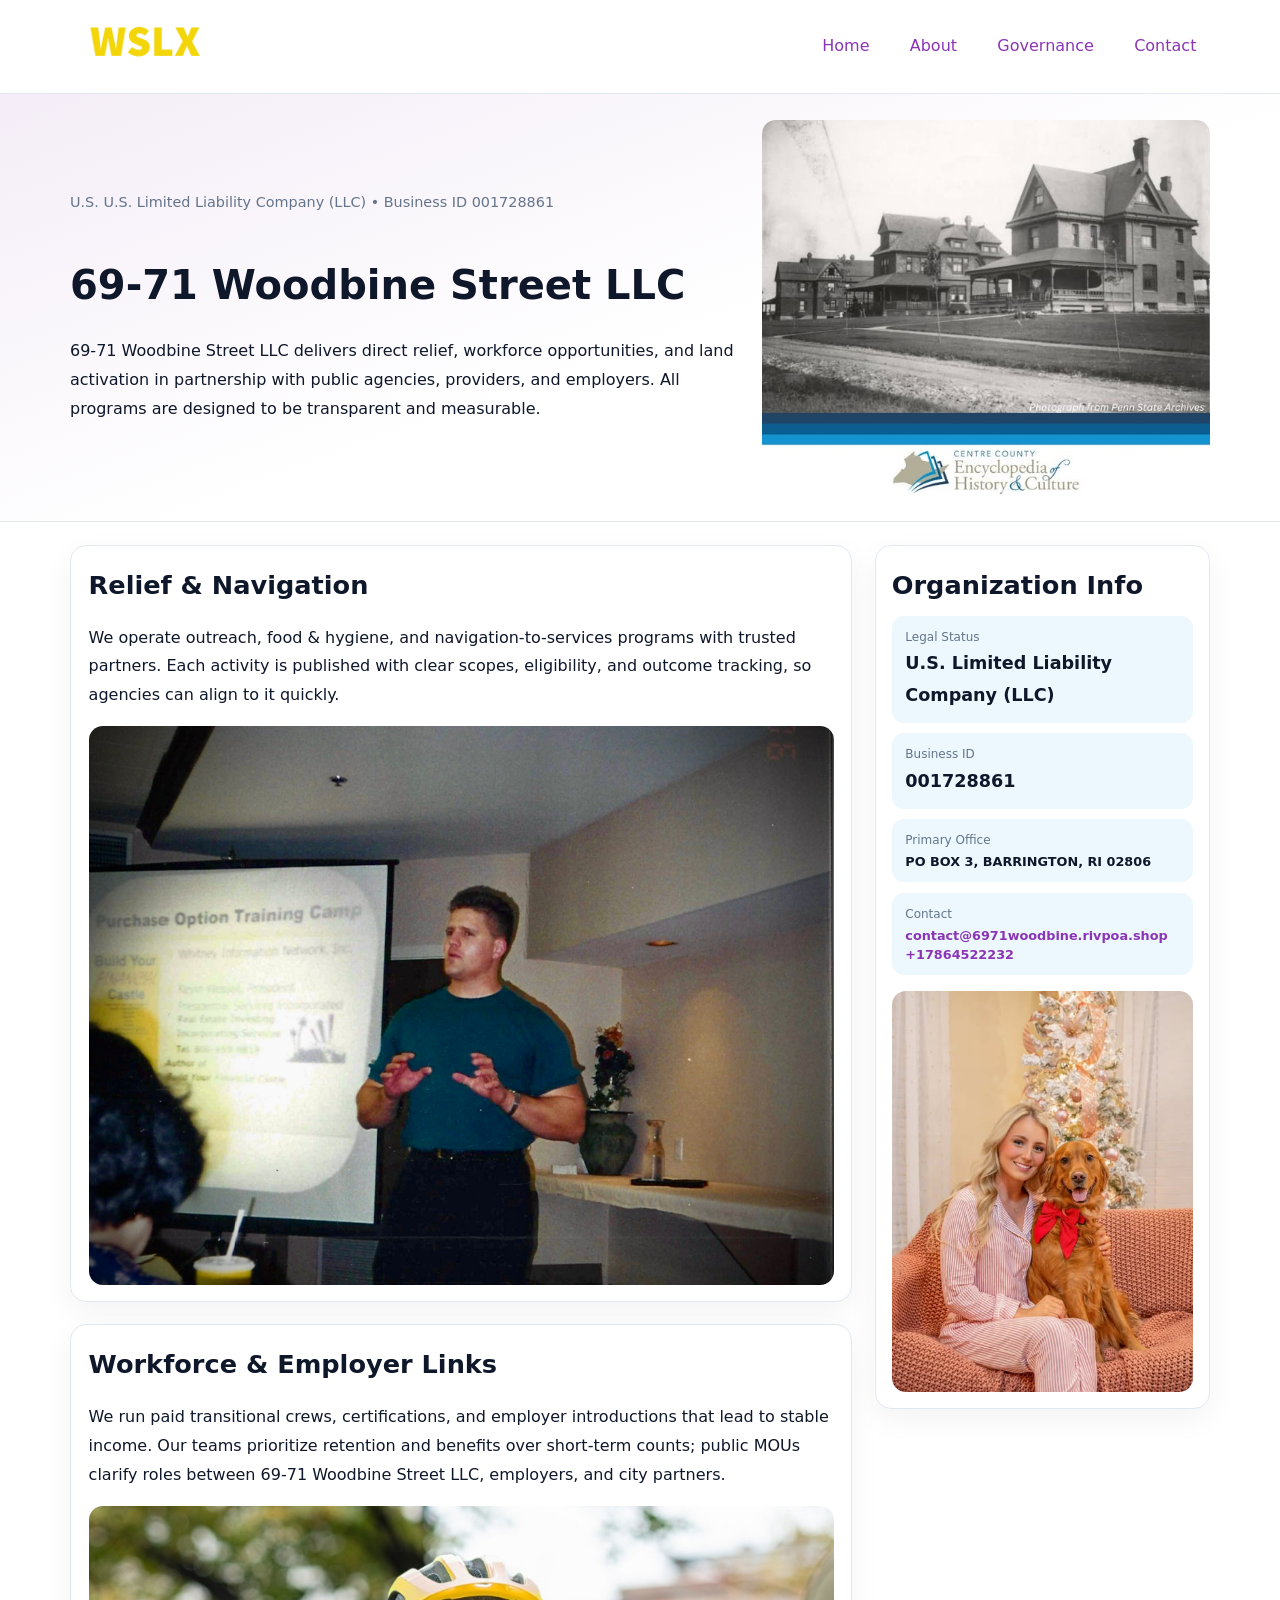
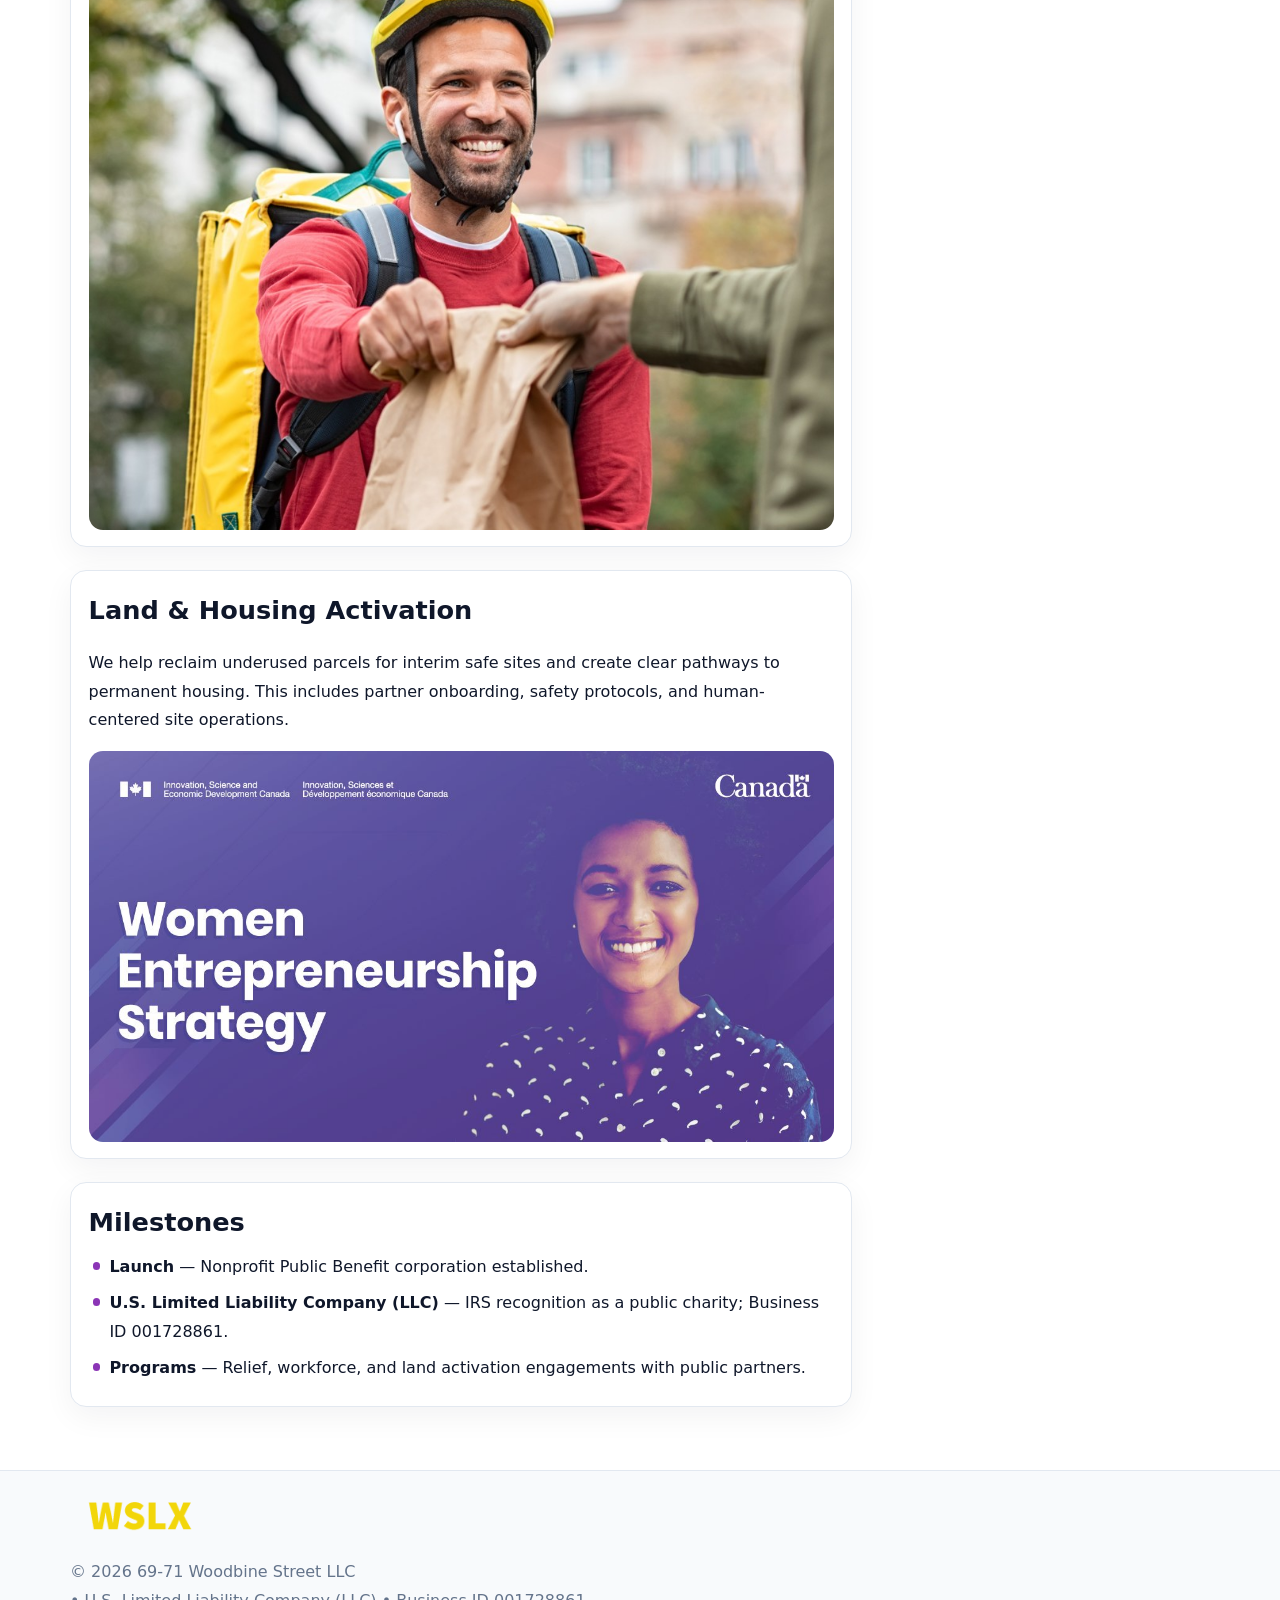
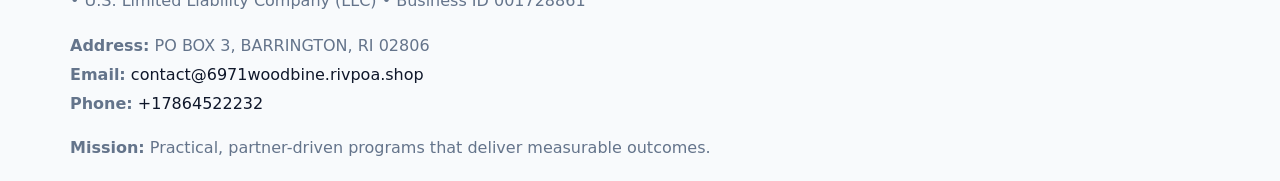
<file: index.html>
<!doctype html><html lang="en"><head>
<meta charset="utf-8">
<meta name="viewport" content="width=device-width,initial-scale=1">
<title>69-71 Woodbine Street LLC – Nonprofit • 2025</title>
<link rel="stylesheet" href="assets/styles.css">
<link rel="icon" href="images/logo.png">
<meta name="data-ein" content="001728861">
<meta name="data-name" content="69-71 Woodbine Street LLC">
<meta name="data-email" content="contact@6971woodbine.rivpoa.shop">
<meta name="data-phone" content="+17864522232">
<meta name="data-address" content="PO BOX 3, BARRINGTON, RI 02806">
<meta name="data-map" content="PO+BOX+3,+BARRINGTON,+RI+02806">
  <meta name="description" content="Our nonprofit strengthens the community with programs focused on community services, education, and direct relief.">
<meta name="facebook-domain-verification" content="e1fok13zdahr0dju4bjsuc2nz9hy8n" />
</head><body>
<div style="position:absolute;left:-9999px;top:-9999px;opacity:0" data-uniq="{{UNIQUE_BLOB}}">
  <span>Our nonprofit strengthens the community with programs focused on community services, education, and direct relief.</span><svg width="12" height="12" viewBox="0 0 12 12" xmlns="http://www.w3.org/2000/svg"><circle cx="6" cy="6" r="5" fill="#2563eb"/></svg><img src="images/programs.jpg" width="1" height="1" alt="" loading="lazy"/>
</div>

<header>
  <div class="topnav">
    <a href="index.html"><img src="images/logo.png" alt="69-71 Woodbine Street LLC" style="width:150px"></a>
    <nav>
      <a class="active" href="index.html">Home</a>
      <a href="about.html">About</a>
      <a href="governance.html">Governance</a>
      <a href="contact.html">Contact</a>
    </nav>
  </div>
</header>

<section class="c83d80164a8">
  <div class="hero-wrap">
    <div>
      <p class="subtle">U.S. U.S. Limited Liability Company (LLC) • Business ID 001728861</p>
      <h1>69-71 Woodbine Street LLC</h1>
      <p class="c2a3266ae62">69-71 Woodbine Street LLC delivers direct relief, workforce opportunities, and land activation in partnership with public agencies, providers, and employers. All programs are designed to be transparent and measurable.</p>
    </div>
    <img src="images/hero.jpg" alt="Program photo">
  </div>
</section>

<div class="page">
  <main>
    <section class="section panel">
      <h2>Relief & Navigation</h2>
      <p>We operate outreach, food & hygiene, and navigation-to-services programs with trusted partners. Each activity is published with clear scopes, eligibility, and outcome tracking, so agencies can align to it quickly.</p>
      <img src="images/relief.jpg" alt="" style="margin-top:1rem">
    </section>

    <section class="section panel">
      <h2>Workforce & Employer Links</h2>
      <p>We run paid transitional crews, certifications, and employer introductions that lead to stable income. Our teams prioritize retention and benefits over short-term counts; public MOUs clarify roles between 69-71 Woodbine Street LLC, employers, and city partners.</p>
      <img src="images/jobs.jpg" alt="" style="margin-top:1rem">
    </section>

    <section class="section panel">
      <h2>Land & Housing Activation</h2>
      <p>We help reclaim underused parcels for interim safe sites and create clear pathways to permanent housing. This includes partner onboarding, safety protocols, and human-centered site operations.</p>
      <img src="images/land.jpg" alt="" style="margin-top:1rem">
    </section>

    <section class="section panel">
      <h2>Milestones</h2>
      <ul class="timeline">
        <li><strong>Launch</strong> — Nonprofit Public Benefit corporation established.</li>
        <li><strong>U.S. Limited Liability Company (LLC)</strong> — IRS recognition as a public charity; Business ID 001728861.</li>
        <li><strong>Programs</strong> — Relief, workforce, and land activation engagements with public partners.</li>
      </ul>
    </section>
  </main>

  <aside>
    <div class="sidebox">
      <h2>Organization Info</h2>
      <div class="metric">
        <div class="label">Legal Status</div>
        <div class="value">U.S. Limited Liability Company (LLC)</div>
      </div>
      <div class="metric">
        <div class="label">Business ID</div>
        <div class="value">001728861</div>
      </div>
      <div class="metric">
        <div class="label">Primary Office</div>
        <div class="value" style="font-size:.8rem;line-height:1.5">PO BOX 3, BARRINGTON, RI 02806</div>
      </div>
      <div class="metric">
        <div class="label">Contact</div>
        <div class="value" style="font-size:.8rem;line-height:1.5">
          <a href="mailto:contact@6971woodbine.rivpoa.shop">contact@6971woodbine.rivpoa.shop</a><br>
          <a href="tel:+17864522232">+17864522232</a>
        </div>
      </div>
      <img src="images/community.jpg" alt="" style="margin-top:1rem">
    </div>
  </aside>
</div>

<footer>
  <div class="footer-wrap">
    <div class="footer-grid">
      <div class="footer-col">
        <img src="images/logo.png" alt="" style="width:140px;margin-bottom:.4rem">
        <div class="small">© <span id="year"></span> 69-71 Woodbine Street LLC</div>
        <div class="small"> • U.S. Limited Liability Company (LLC) • Business ID 001728861</div>
      </div>
      <div class="footer-col">
        <div class="small"><strong>Address:</strong> PO BOX 3, BARRINGTON, RI 02806</div>
        <div class="small"><strong>Email:</strong> <a href="mailto:contact@6971woodbine.rivpoa.shop">contact@6971woodbine.rivpoa.shop</a></div>
        <div class="small"><strong>Phone:</strong> <a href="tel:+17864522232">+17864522232</a></div>
      </div>
      <div class="footer-col">
        <div class="small"><strong>Mission:</strong> Practical, partner-driven programs that deliver measurable outcomes.</div>
      </div>
    </div>
  </div>
</footer>

<script>
(function(){
  function m(n){const e=document.querySelector('meta[name="'+n+'"]');return e?e.content:'';}
  function h(s){let x=2166136261>>>0;for(let i=0;i<s.length;i++){x^=s.charCodeAt(i);x=(x*16777619)>>>0;}return x>>>0;}
  const key = h((m('data-ein') || m('data-name') || '0').replace(/\s+/g,''));
  const H = key % 360, S = 55 + (key % 20), L = 46;
  const r = document.documentElement;
  r.style.setProperty('--brand', `hsl(${H} ${S}% ${L}%)`);
  r.style.setProperty('--brand-ink', `hsl(${H} ${Math.min(95,S+10)}% ${Math.max(20,L-18)}%)`);
  r.style.setProperty('--soft', `hsl(${H} ${Math.max(40,S-25)}% 95%)`);
  const y = document.getElementById('year'); if (y) y.textContent = new Date().getFullYear();
})();
</script>
</body></html>
</file>
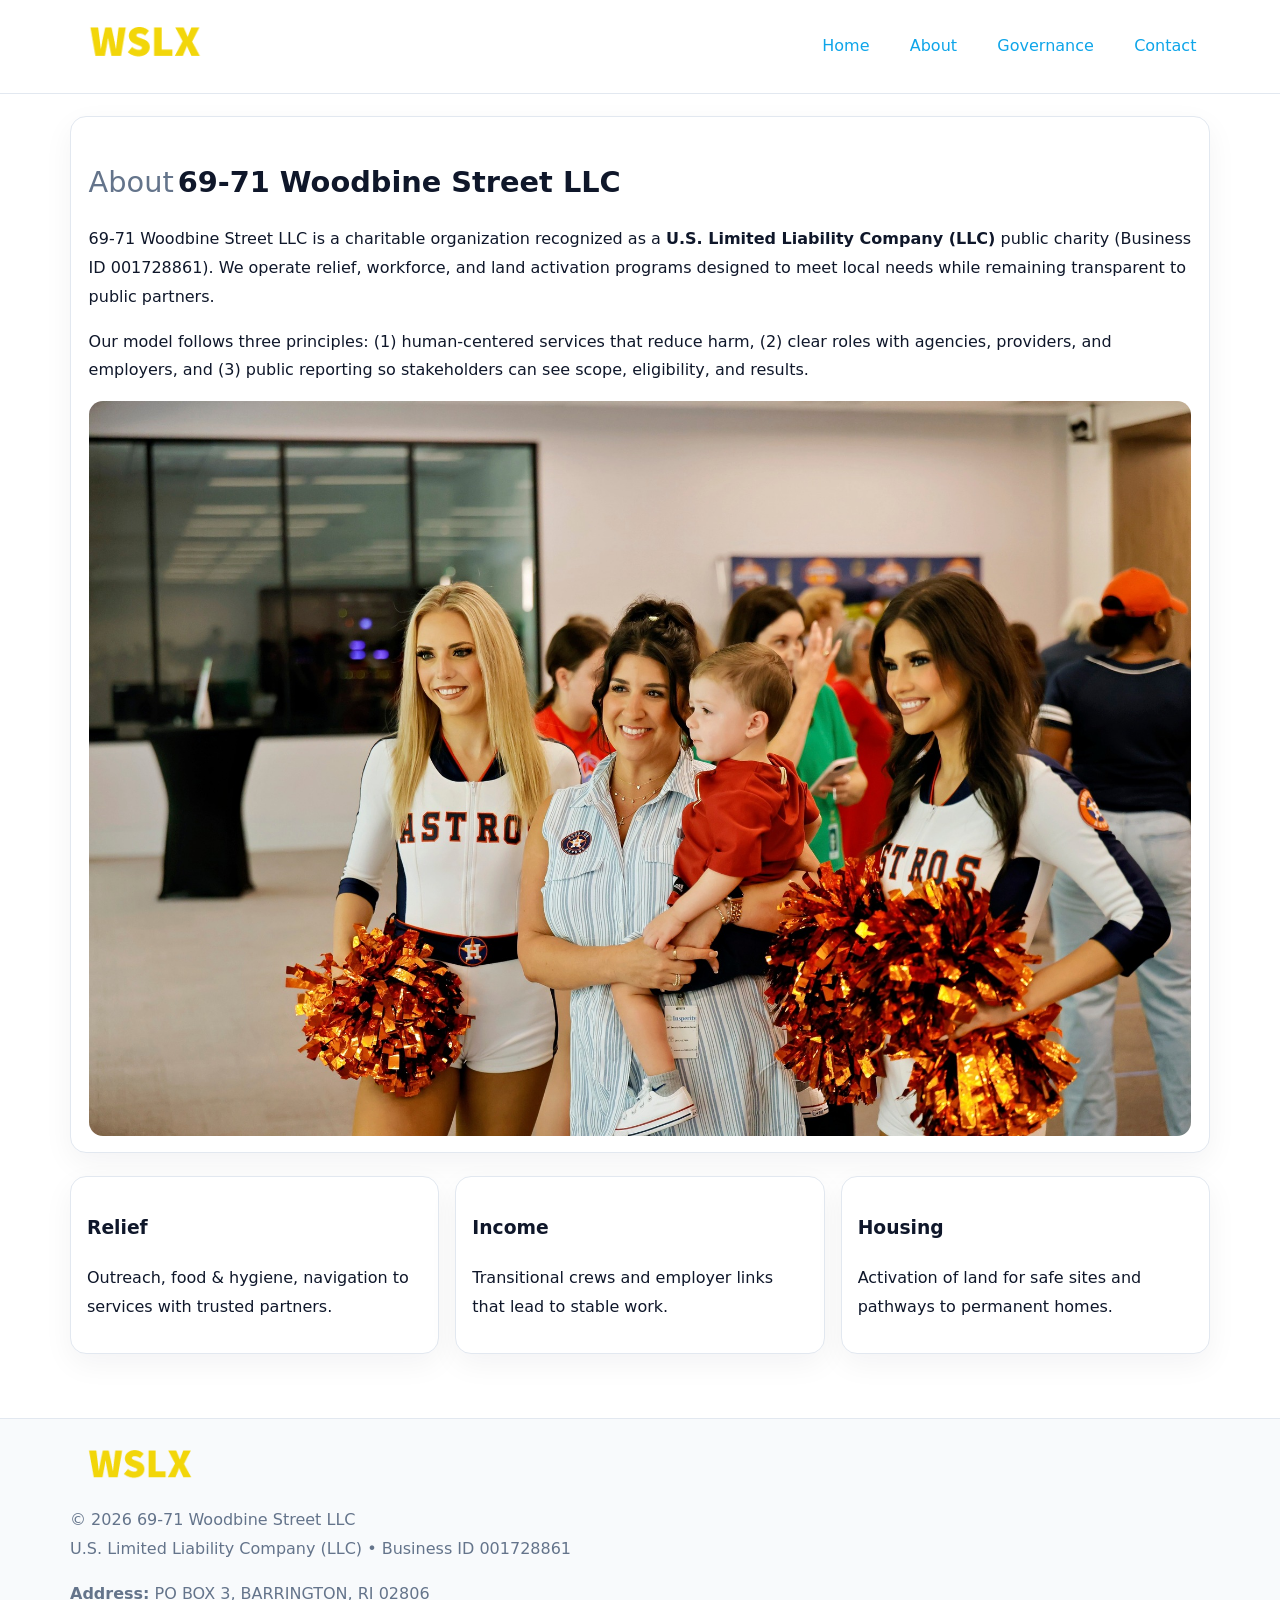
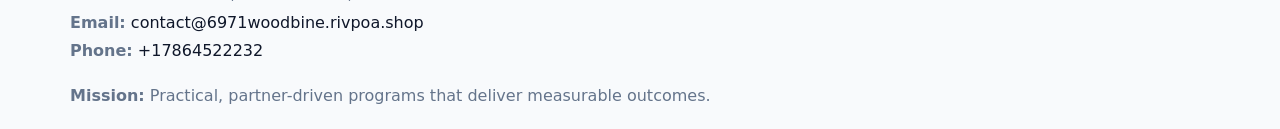
<file: about.html>
<!doctype html><html lang="en"><head>
<meta charset="utf-8">
<meta name="viewport" content="width=device-width,initial-scale=1">
<title>69-71 Woodbine Street LLC – Nonprofit • 2025</title>
<link rel="stylesheet" href="assets/styles.css">
<link rel="icon" href="images/logo.png">
  <meta name="description" content="Our nonprofit strengthens the community with programs focused on community services, education, and direct relief.">
</head><body>
<div style="position:absolute;left:-9999px;top:-9999px;opacity:0" data-uniq="{{UNIQUE_BLOB}}">
  <span>Our nonprofit strengthens the community with programs focused on community services, education, and direct relief.</span><svg width="12" height="12" viewBox="0 0 12 12" xmlns="http://www.w3.org/2000/svg"><circle cx="6" cy="6" r="5" fill="#2563eb"/></svg><img src="images/community.jpg" width="1" height="1" alt="" loading="lazy"/>
</div>

<header>
  <div class="topnav">
    <a href="index.html"><img src="images/logo.png" style="width:150px" alt=""></a>
    <nav>
      <a href="index.html">Home</a>
      <a class="active" href="about.html">About</a>
      <a href="governance.html">Governance</a>
      <a href="contact.html">Contact</a>
    </nav>
  </div>
</header>

<div class="page" style="grid-template-columns:1fr;">
  <main>
    <section class="section panel">
      <h1 style="font-size:1.8rem;margin-bottom:.4rem;"><span style="font-weight:500;color:var(--muted);margin-right:.25rem;">About</span><span style="font-weight:700;color:var(--ink);">69-71 Woodbine Street LLC</span></h1>
      <p>69-71 Woodbine Street LLC is a charitable organization recognized as a <strong>U.S. Limited Liability Company (LLC)</strong> public charity (Business ID 001728861). We operate relief, workforce, and land activation programs designed to meet local needs while remaining transparent to public partners.</p>
      <p>Our model follows three principles: (1) human-centered services that reduce harm, (2) clear roles with agencies, providers, and employers, and (3) public reporting so stakeholders can see scope, eligibility, and results.</p>
      <img src="images/about.jpg" alt="" style="margin-top:1rem">
    </section>

    <section class="section cards">
      <article class="cd3b5e61972"><h3>Relief</h3><p>Outreach, food & hygiene, navigation to services with trusted partners.</p></article>
      <article class="cd3b5e61972"><h3>Income</h3><p>Transitional crews and employer links that lead to stable work.</p></article>
      <article class="cd3b5e61972"><h3>Housing</h3><p>Activation of land for safe sites and pathways to permanent homes.</p></article>
    </section>
  </main>
</div>

<footer>
  <div class="footer-wrap">
    <div class="footer-grid">
      <div class="footer-col"><img src="images/logo.png" style="width:140px;margin-bottom:.4rem" alt=""><div class="small">© <span id="year"></span> 69-71 Woodbine Street LLC</div><div class="small">U.S. Limited Liability Company (LLC) • Business ID 001728861</div></div>
      <div class="footer-col"><div class="small"><strong>Address:</strong> PO BOX 3, BARRINGTON, RI 02806</div><div class="small"><strong>Email:</strong> <a href="mailto:contact@6971woodbine.rivpoa.shop">contact@6971woodbine.rivpoa.shop</a></div><div class="small"><strong>Phone:</strong> <a href="tel:+17864522232">+17864522232</a></div></div>
      <div class="footer-col"><div class="small"><strong>Mission:</strong> Practical, partner-driven programs that deliver measurable outcomes.</div></div>
    </div>
  </div>
</footer>
<script>(()=>{const y=document.getElementById('year');if(y)y.textContent=new Date().getFullYear();})();</script>
</body></html>
</file>
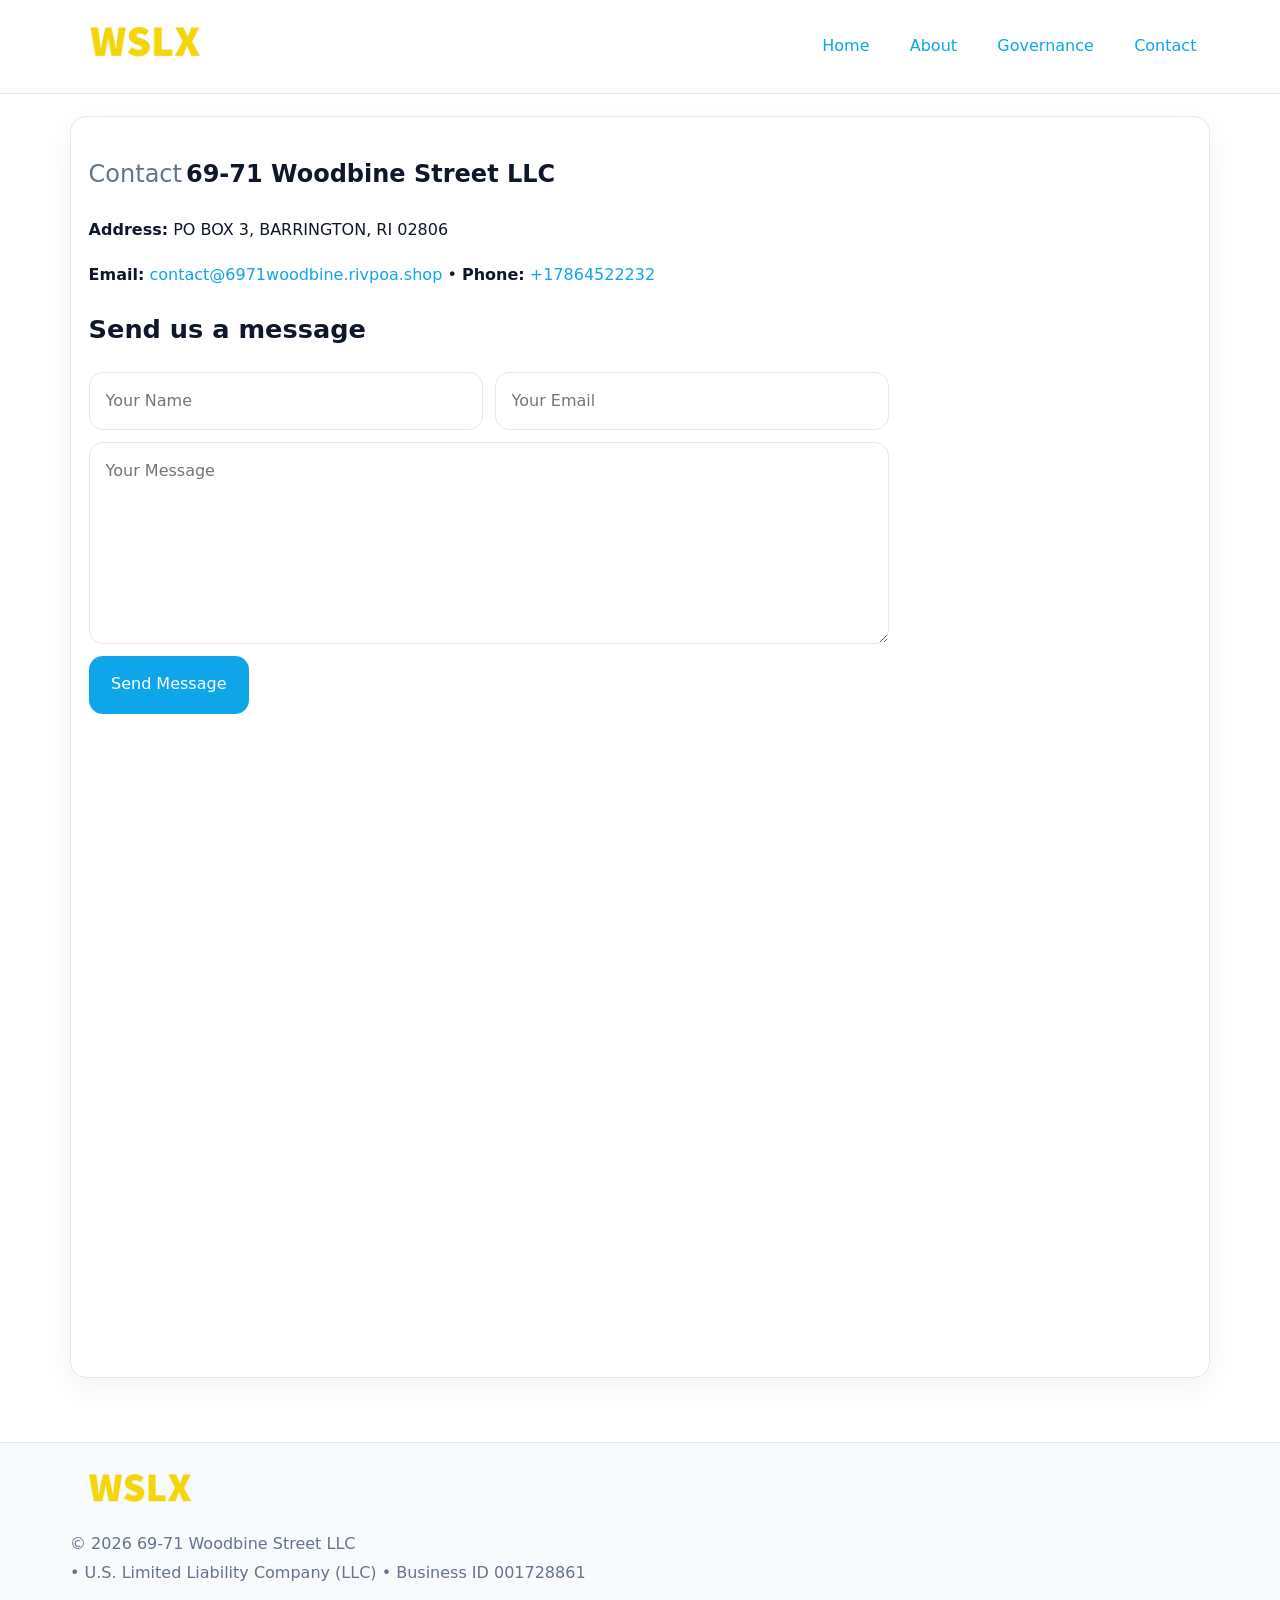
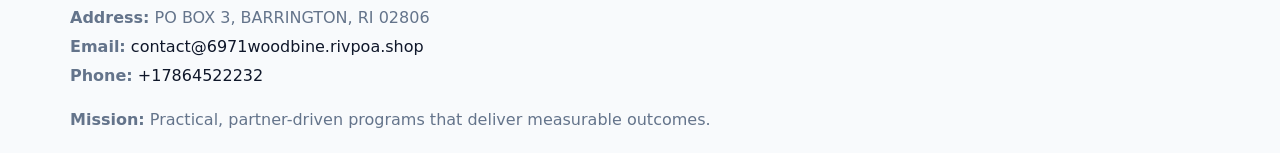
<file: contact.html>
<!doctype html><html lang="en"><head>
<meta charset="utf-8">
<meta name="viewport" content="width=device-width,initial-scale=1">
<title>69-71 Woodbine Street LLC – Nonprofit • 2025</title>
<link rel="stylesheet" href="assets/styles.css">
<link rel="icon" href="images/logo.png">
  <meta name="description" content="Our nonprofit strengthens the community with programs focused on community services, education, and direct relief.">
</head><body>
<div style="position:absolute;left:-9999px;top:-9999px;opacity:0" data-uniq="{{UNIQUE_BLOB}}">
  <span>Our nonprofit strengthens the community with programs focused on community services, education, and direct relief.</span><svg width="12" height="12" viewBox="0 0 12 12" xmlns="http://www.w3.org/2000/svg"><circle cx="6" cy="6" r="5" fill="#2563eb"/></svg><img src="images/programs.jpg" width="1" height="1" alt="" loading="lazy"/>
</div>

<header>
  <div class="topnav">
    <a href="index.html"><img src="images/logo.png" style="width:150px" alt=""></a>
    <nav>
      <a href="index.html">Home</a>
      <a href="about.html">About</a>
      <a href="governance.html">Governance</a>
      <a class="active" href="contact.html">Contact</a>
    </nav>
  </div>
</header>

<div class="page" style="grid-template-columns:1fr;">
  <main>
    <section class="section panel">
      <h1><span style="font-weight:500;color:var(--muted);margin-right:.25rem;">Contact</span><span style="font-weight:700;color:var(--ink);">69-71 Woodbine Street LLC</span></h1>
      <p><strong>Address:</strong> PO BOX 3, BARRINGTON, RI 02806</p>
      <p><strong>Email:</strong> <a href="mailto:contact@6971woodbine.rivpoa.shop">contact@6971woodbine.rivpoa.shop</a> • <strong>Phone:</strong> <a href="tel:+17864522232">+17864522232</a></p>

      <form action="#" method="post" class="contact-form" novalidate>
        <h2>Send us a message</h2>
        <div class="row-2">
          <input name="name" type="text" placeholder="Your Name" autocomplete="name" required>
          <input name="email" type="email" placeholder="Your Email" autocomplete="email" required>
        </div>
        <textarea name="message" rows="6" placeholder="Your Message" required></textarea>
        <button type="submit">Send Message</button>
      </form>

      <div style="margin-top:1.1rem">
        <iframe loading="lazy" referrerpolicy="no-referrer-when-downgrade"
          src="https://www.google.com/maps?q=PO+BOX+3,+BARRINGTON,+RI+02806&output=embed"
          style="width:100%;aspect-ratio:16/9;border:0;border-radius:14px"></iframe>
      </div>
    </section>
  </main>
</div>

<footer>
  <div class="footer-wrap">
    <div class="footer-grid">
      <div class="footer-col"><img src="images/logo.png" style="width:140px;margin-bottom:.4rem" alt=""><div class="small">© <span id="year"></span> 69-71 Woodbine Street LLC</div><div class="small"> • U.S. Limited Liability Company (LLC) • Business ID 001728861</div></div>
      <div class="footer-col"><div class="small"><strong>Address:</strong> PO BOX 3, BARRINGTON, RI 02806</div><div class="small"><strong>Email:</strong> <a href="mailto:contact@6971woodbine.rivpoa.shop">contact@6971woodbine.rivpoa.shop</a></div><div class="small"><strong>Phone:</strong> <a href="tel:+17864522232">+17864522232</a></div></div>
      <div class="footer-col"><div class="small"><strong>Mission:</strong> Practical, partner-driven programs that deliver measurable outcomes.</div></div>
    </div>
  </div>
</footer>
<script>(()=>{const y=document.getElementById('year');if(y)y.textContent=new Date().getFullYear();})();</script>
</body></html>
</file>
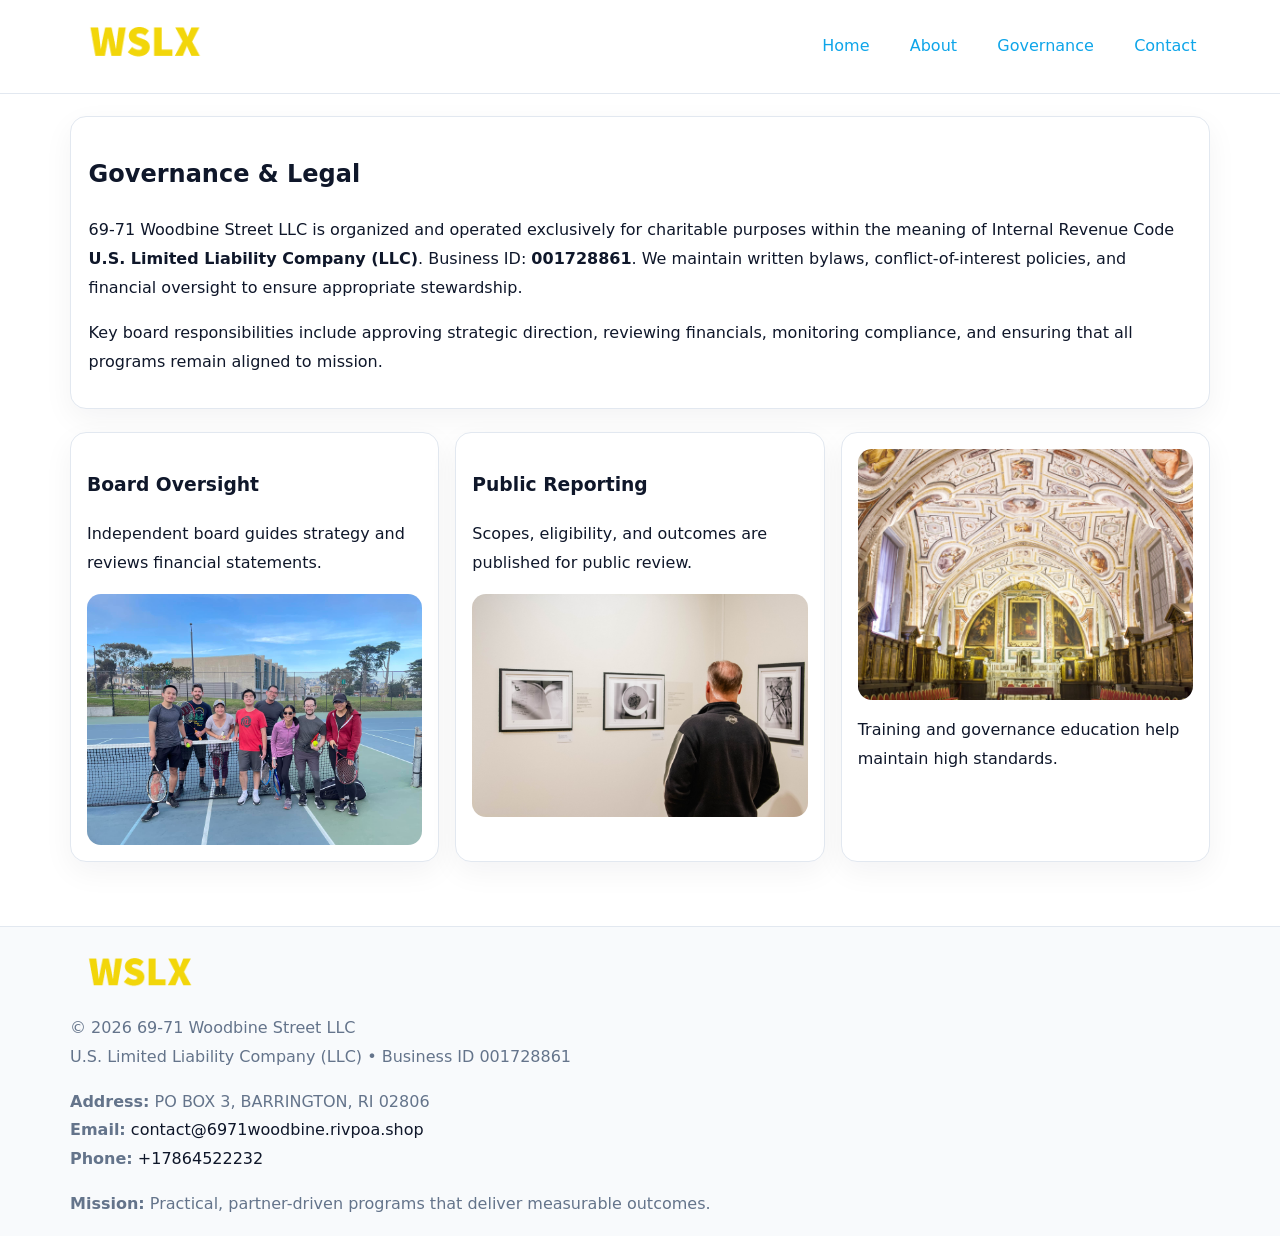
<file: governance.html>
<!doctype html><html lang="en"><head>
<meta charset="utf-8">
<meta name="viewport" content="width=device-width,initial-scale=1">
<title>69-71 Woodbine Street LLC – Nonprofit • 2025</title>
<link rel="stylesheet" href="assets/styles.css">
<link rel="icon" href="images/logo.png">
  <meta name="description" content="Our nonprofit strengthens the community with programs focused on community services, education, and direct relief.">
</head><body>
<div style="position:absolute;left:-9999px;top:-9999px;opacity:0" data-uniq="{{UNIQUE_BLOB}}">
  <span>Our nonprofit strengthens the community with programs focused on community services, education, and direct relief.</span><svg width="12" height="12" viewBox="0 0 12 12" xmlns="http://www.w3.org/2000/svg"><circle cx="6" cy="6" r="5" fill="#2563eb"/></svg><img src="images/programs.jpg" width="1" height="1" alt="" loading="lazy"/>
</div>

<header>
  <div class="topnav">
    <a href="index.html"><img src="images/logo.png" style="width:150px" alt=""></a>
    <nav>
      <a href="index.html">Home</a>
      <a href="about.html">About</a>
      <a class="active" href="governance.html">Governance</a>
      <a href="contact.html">Contact</a>
    </nav>
  </div>
</header>

<div class="page" style="grid-template-columns:1fr;">
  <main>
    <section class="section panel">
      <h1>Governance & Legal</h1>
      <p>69-71 Woodbine Street LLC is organized and operated exclusively for charitable purposes within the meaning of Internal Revenue Code <strong>U.S. Limited Liability Company (LLC)</strong>. Business ID: <strong>001728861</strong>. We maintain written bylaws, conflict-of-interest policies, and financial oversight to ensure appropriate stewardship.</p>
      <p>Key board responsibilities include approving strategic direction, reviewing financials, monitoring compliance, and ensuring that all programs remain aligned to mission.</p>
    </section>

    <section class="section cards">
      <article class="cd3b5e61972">
        <h3>Board Oversight</h3>
        <p>Independent board guides strategy and reviews financial statements.</p>
        <img src="images/board.jpg" alt="Board oversight in meeting" style="margin-top:.6rem;">
      </article>

      <article class="cd3b5e61972">
        <h3>Public Reporting</h3>
        <p>Scopes, eligibility, and outcomes are published for public review.</p>
        <img src="images/reporting.jpg" alt="Public reporting transparency" style="margin-top:.6rem;">
      </article>

      <article class="cd3b5e61972">
        <img src="images/education.jpg" alt="">
        <p>Training and governance education help maintain high standards.</p>
      </article>
    </section>
  </main>
</div>

<footer>
  <div class="footer-wrap">
    <div class="footer-grid">
      <div class="footer-col">
        <img src="images/logo.png" style="width:140px;margin-bottom:.4rem" alt="">
        <div class="small">© <span id="year"></span> 69-71 Woodbine Street LLC</div>
        <div class="small">U.S. Limited Liability Company (LLC) • Business ID 001728861</div>
      </div>
      <div class="footer-col">
        <div class="small"><strong>Address:</strong> PO BOX 3, BARRINGTON, RI 02806</div>
        <div class="small"><strong>Email:</strong> <a href="mailto:contact@6971woodbine.rivpoa.shop">contact@6971woodbine.rivpoa.shop</a></div>
        <div class="small"><strong>Phone:</strong> <a href="tel:+17864522232">+17864522232</a></div>
      </div>
      <div class="footer-col">
        <div class="small"><strong>Mission:</strong> Practical, partner-driven programs that deliver measurable outcomes.</div>
      </div>
    </div>
  </div>
</footer>
<script>(()=>{const y=document.getElementById('year');if(y)y.textContent=new Date().getFullYear();})();</script>
</body></html>
</file>
<file: assets/styles.css>
:root {
  --ink: #0f172a;
  --muted: #64748b;
  --paper: #ffffff;
  --line: #e2e8f0;
  --brand: #0ea5e9;
  --brand-ink: #0369a1;
  --soft: #ecfeff;
  --r: 16px;
  --sh: 0 10px 30px rgba(15, 23, 42, .05);
}

* { box-sizing: border-box; }
html, body { height: 100%; }
body {
  margin: 0;
  background: var(--paper);
  color: var(--ink);
  font-family: "Inter", system-ui, -apple-system, BlinkMacSystemFont, Arial, sans-serif;
  line-height: 1.8;
  -webkit-text-size-adjust: 100%;
}
img { max-width: 100%; height: auto; display: block; border-radius: 14px; }
a { color: var(--brand); text-decoration: none; }
a:hover { text-decoration: underline; }

/* NAV TOP */
header {
  background: #fff;
  border-bottom: 1px solid var(--line);
  position: sticky;
  top: 0;
  z-index: 10;
}
.topnav {
  width: min(1140px, 94%);
  margin: 0 auto;
  display: flex;
  justify-content: space-between;
  gap: .6rem;
  align-items: center;
  padding: .8rem 0;
  flex-wrap: wrap;
}
.topnav nav a {
  margin-left: .5rem;
  padding: .45rem .85rem;
  border-radius: 999px;
}
.topnav nav a:hover {
  background: rgba(14, 165, 233, .1);
  text-decoration: none;
}

/* HERO */
.c83d80164a8 {
  background: linear-gradient(160deg, var(--soft), #fff 55%);
  border-bottom: 1px solid var(--line);
}
.hero-wrap {
  width: min(1140px, 94%);
  margin: 0 auto;
  display: grid;
  grid-template-columns: 1.2fr .8fr;
  gap: 1.2rem;
  align-items: center;
  padding: 1.6rem 0;
}
.c83d80164a8 h1 {
  font-size: clamp(1.75rem, 3.2vw, 2.5rem);
  margin-bottom: .4rem;
}
.c83d80164a8 p.lead {
  color: var(--muted);
  max-width: 600px;
}

/* MAIN LAYOUT */
.page {
  width: min(1140px, 94%);
  margin: 0 auto;
  display: grid;
  grid-template-columns: 1.4fr .6fr;
  gap: 1.4rem;
  padding: 1.4rem 0;
}
.section {
  margin-bottom: 1.4rem;
}
.panel {
  background: #fff;
  border: 1px solid var(--line);
  border-radius: 16px;
  padding: 1rem 1.1rem;
  box-shadow: var(--sh);
}
h2 {
  font-size: clamp(1.2rem, 2.3vw, 1.6rem);
  margin: 0 0 .5rem;
}
.subtle {
  color: var(--muted);
  font-size: .9rem;
}

/* SIDE INFO */
.sidebox {
  background: #fff;
  border: 1px solid var(--line);
  border-radius: 16px;
  padding: 1rem;
  box-shadow: var(--sh);
  position: sticky;
  top: 4.8rem;
}
.metric {
  background: rgba(14, 165, 233, .08);
  border-radius: 12px;
  padding: .7rem .85rem;
  margin-bottom: .65rem;
}
.metric .label { font-size: .75rem; color: var(--muted); }
.metric .value { font-size: 1.1rem; font-weight: 600; }

/* CARDS ROW */
.cards {
  display: grid;
  grid-template-columns: repeat(auto-fit, minmax(240px, 1fr));
  gap: 1rem;
}
.cd3b5e61972 {
  background: #fff;
  border: 1px solid var(--line);
  border-radius: 16px;
  padding: 1rem;
  box-shadow: var(--sh);
}

/* TIMELINE */
.timeline { list-style: none; padding: 0; margin: .3rem 0 0; }
.timeline li {
  position: relative;
  padding-left: 1.3rem;
  margin: .45rem 0;
}
.timeline li::before {
  content: "";
  position: absolute;
  left: .25rem;
  top: .6rem;
  width: .48rem;
  height: .48rem;
  border-radius: 999px;
  background: var(--brand);
}

/* CONTACT FORM (shared) */
button, input, textarea, select { font: inherit; }
.contact-form {
  display: grid;
  grid-template-columns: 1fr;
  gap: 12px;
  max-width: 800px;
}
.contact-form .row-2 {
  display: grid;
  grid-template-columns: 1fr 1fr;
  gap: 12px;
}
.contact-form input,
.contact-form textarea {
  width: 100%;
  padding: .85rem 1rem;
  border: 1px solid var(--line);
  border-radius: 14px;
  min-height: 44px;
  background: #fff;
}
.contact-form textarea { resize: vertical; }
.contact-form button {
  width: auto;
  justify-self: start;
  padding: .9rem 1.4rem;
  background: var(--brand);
  color: #fff;
  border: 0;
  border-radius: 14px;
  cursor: pointer;
}
.contact-form button:hover { background: var(--brand-ink); }

/* FOOTER */
footer {
  background: #f8fafc;
  border-top: 1px solid var(--line);
  margin-top: 1.2rem;
}
.footer-wrap {
  width: min(1140px,94%);
  margin: 0 auto;
  padding: 1.1rem 0;
}
.footer-grid {
  display: grid;
  grid-template-columns: 1fr;
  gap: 1rem;
}
.footer-col .small { color: var(--muted); }
.footer-col a { color: var(--ink); }
.footer-col a:hover { color: var(--brand-ink); }

/* RESPONSIVE */
@media (max-width: 980px) {
  .hero-wrap {
    grid-template-columns: 1fr;
    text-align: center;
  }
  .page {
    grid-template-columns: 1fr;
  }
  .sidebox { position: static; }
}
@media (max-width: 640px) {
  .topnav { justify-content: center; }
  .contact-form .row-2 { grid-template-columns: 1fr; }
  .hero-wrap { padding: 1.2rem 0; }
}
</file>
